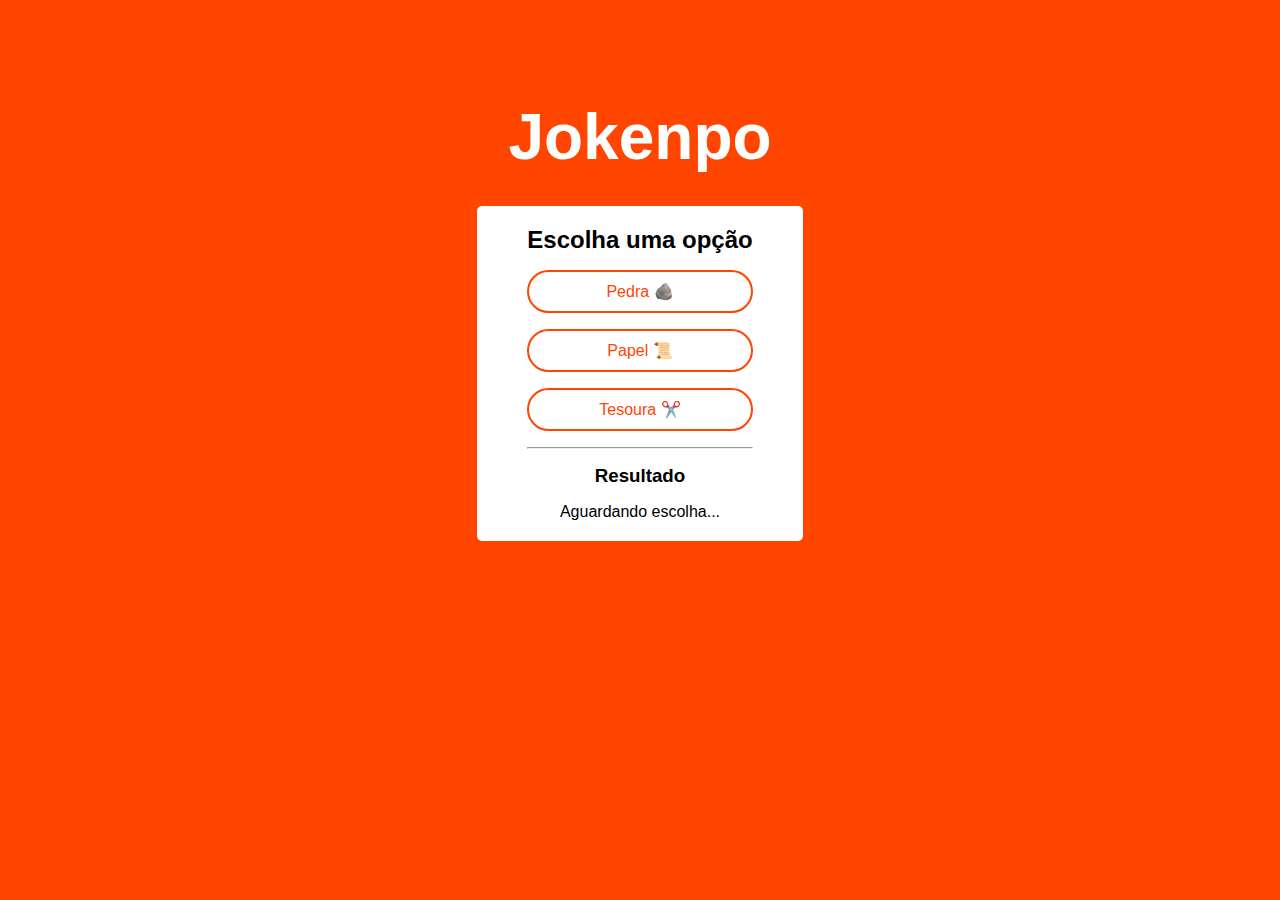
<file: index.html>
<!DOCTYPE html>
<html lang="en">
<head>
    <meta charset="UTF-8">
    <meta http-equiv="X-UA-Compatible" content="IE=edge">
    <meta name="viewport" content="width=device-width, initial-scale=1.0">
    <title>Jokenpo</title>
    <style>
        html, body, * {
            margin: 0;
            padding: 0;
        }
        
        body {
            background-color: orangered;
            font-family: Arial, Helvetica, sans-serif;
            min-height: 100vh;
            display: flex;
        }
        
        .title {
            color: #fff;
            font-size: 4rem;
            text-align: center;
        }

        .main {
            text-align: center;
            width: 90vw;
            margin: 100px auto auto auto;
            display: flex;
            flex-direction: column;
            align-items: stretch;
            align-items: center;
            gap: 2rem;
        }
        
        .escolha, .placar {
            background-color: #fff;
            display: flex;
            flex-direction: column;
            gap: 1rem;
            padding: 20px 50px;
            border-radius: 5px;
        }

        .btn {
            background-color: transparent;
            color: orangered;
            border: 2px solid orangered;
            border-radius: 50px;
            padding: 10px 30px;
            font-size: 1rem;
            cursor: pointer;
            transition: 0.2s;
        }

        .btn-fill {
            background-color: orangered;
            color: #fff;
        }

        .btn:disabled {
            opacity: 0.5;
            cursor: not-allowed;
        }

        .btn:hover:not([disabled]) {
            background-color: orangered;
            color: #fff;
        }

        .d-none {
            display: none;
        }
        
    </style>
</head>
<body>
    <div class="main">
        <h1 class="title">Jokenpo</h1>
        <div class="escolha">
            <h2>Escolha uma opção</h2>
            <button class="btn opcao" type="button" value="1" onclick="jokenpo(this)">Pedra 🪨</button>
            <button class="btn opcao" type="button" value="2" onclick="jokenpo(this)">Papel 📜</button>
            <button class="btn opcao" type="button" value="3" onclick="jokenpo(this)">Tesoura ✂️</button>
            <hr>
            <h3>Resultado</h3>
            <p id="resultado">Aguardando escolha...</p>
            <button id="resetar" class="btn btn-fill d-none" type="button" onclick="resetar()">Recomeçar</button>
        </div>
    </div>
    <script src="aula02/jogo.js"></script>
</body>
</html>
</file>
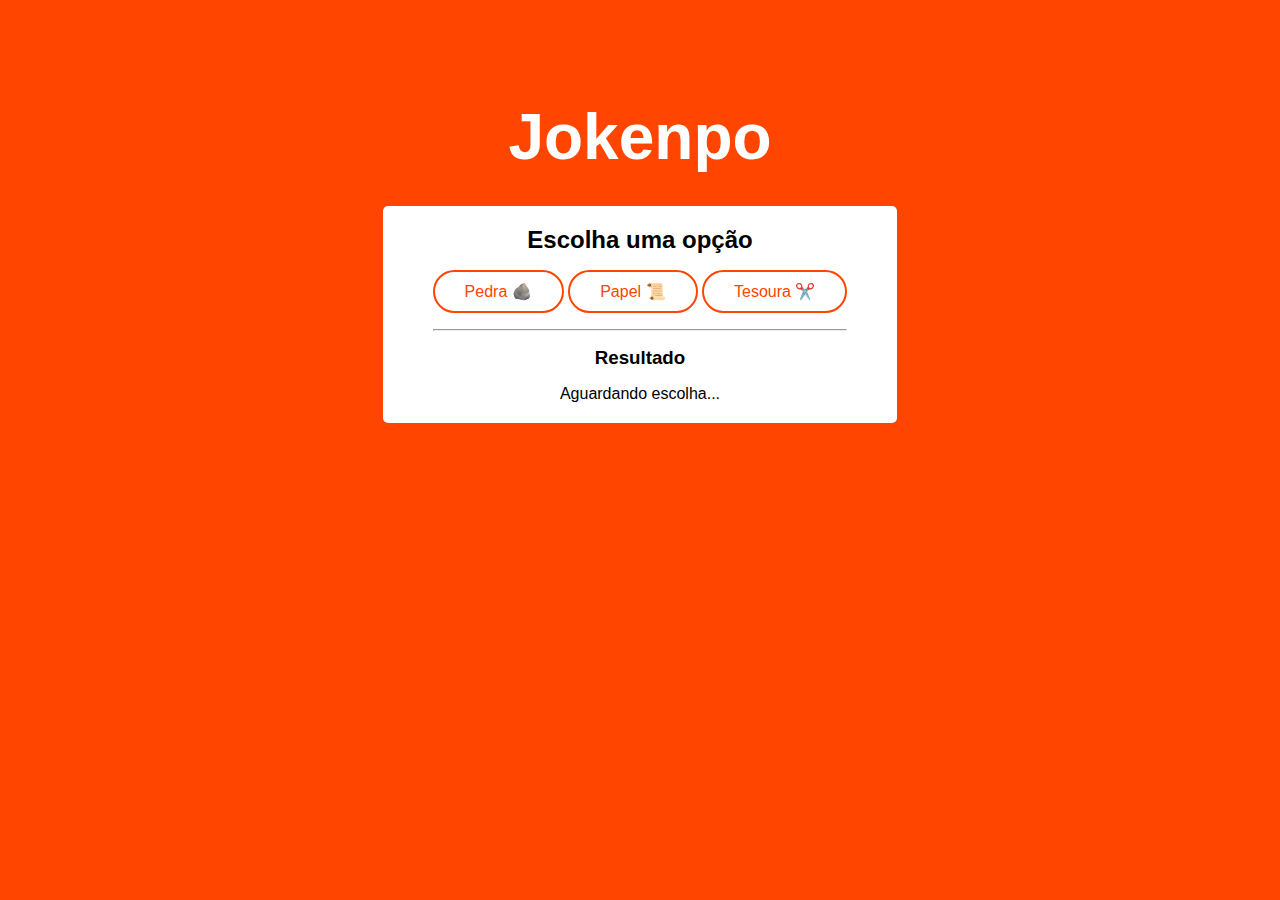
<file: aula02/index.html>
<!DOCTYPE html>
<html lang="en">
<head>
    <meta charset="UTF-8">
    <meta http-equiv="X-UA-Compatible" content="IE=edge">
    <meta name="viewport" content="width=device-width, initial-scale=1.0">
    <title>Jokenpo</title>
    <style>
        html, body, * {
            margin: 0;
            padding: 0;
        }
        
        body {
            background-color: orangered;
            font-family: Arial, Helvetica, sans-serif;
            min-height: 100vh;
            display: flex;
        }
        
        .title {
            color: #fff;
            font-size: 4rem;
            text-align: center;
        }

        .main {
            text-align: center;
            width: 90vw;
            margin: 100px auto auto auto;
            display: flex;
            flex-direction: column;
            align-items: stretch;
            align-items: center;
            gap: 2rem;
        }
        
        .escolha, .placar {
            background-color: #fff;
            display: flex;
            flex-direction: column;
            gap: 1rem;
            padding: 20px 50px;
            border-radius: 5px;
        }

        .btn {
            background-color: transparent;
            color: orangered;
            border: 2px solid orangered;
            border-radius: 50px;
            padding: 10px 30px;
            font-size: 1rem;
            cursor: pointer;
            transition: 0.2s;
        }

        .btn-fill {
            background-color: orangered;
            color: #fff;
        }

        .btn:disabled {
            opacity: 0.5;
            cursor: not-allowed;
        }

        .btn:hover:not([disabled]) {
            background-color: orangered;
            color: #fff;
        }

        .d-none {
            display: none;
        }
        
    </style>
</head>
<body>
    <div class="main">
        <h1 class="title">Jokenpo</h1>
        <div class="escolha">
            <h2>Escolha uma opção</h2>
            <div id="opcoes">
                <button class="btn opcao" type="button" value="1" onclick="jokenpo(this)">Pedra 🪨</button>
                <button class="btn opcao" type="button" value="2" onclick="jokenpo(this)">Papel 📜</button>
                <button class="btn opcao" type="button" value="3" onclick="jokenpo(this)">Tesoura ✂️</button>
            </div>
            <hr>
            <h3>Resultado</h3>
            <p id="resultado">Aguardando escolha...</p>
            <button id="resetar" class="btn btn-fill d-none" type="button" onclick="resetar()">Recomeçar</button>
        </div>
    </div>
    <script src="jogo.js"></script>
</body>
</html>
</file>
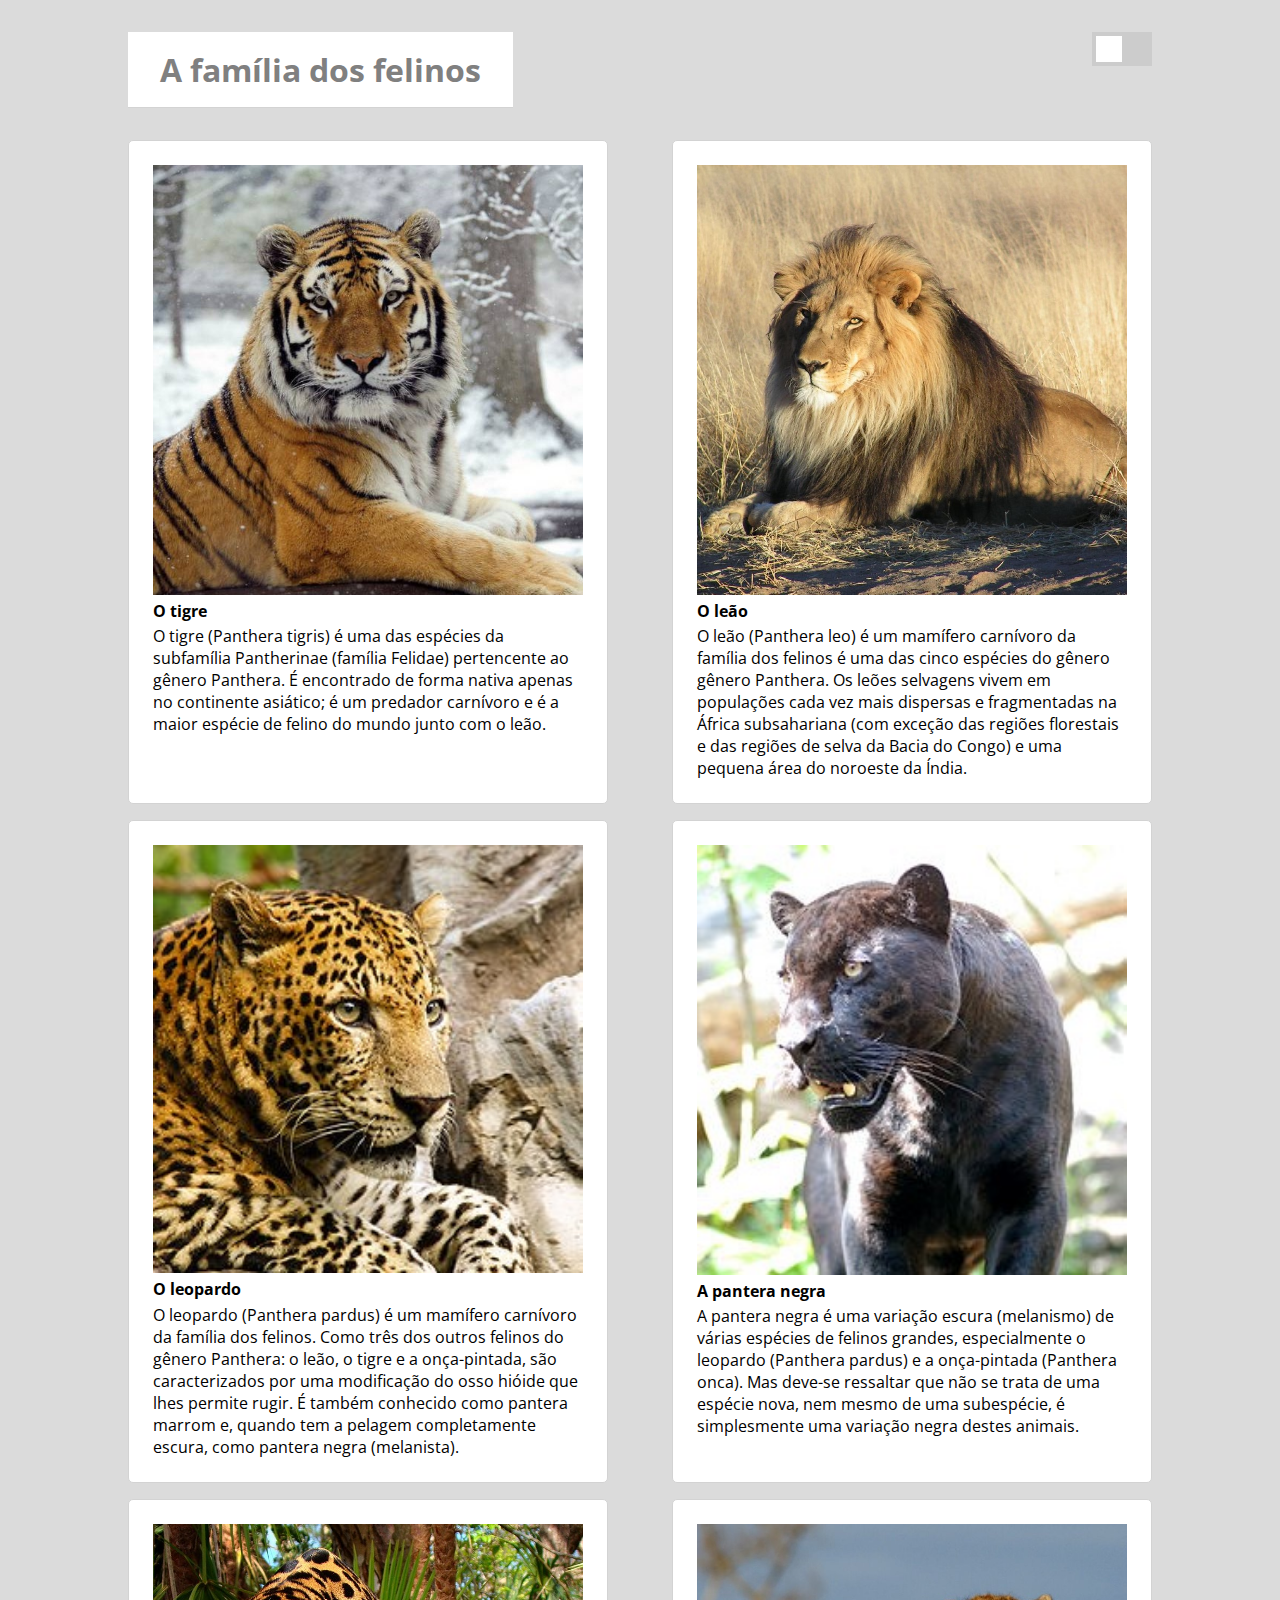
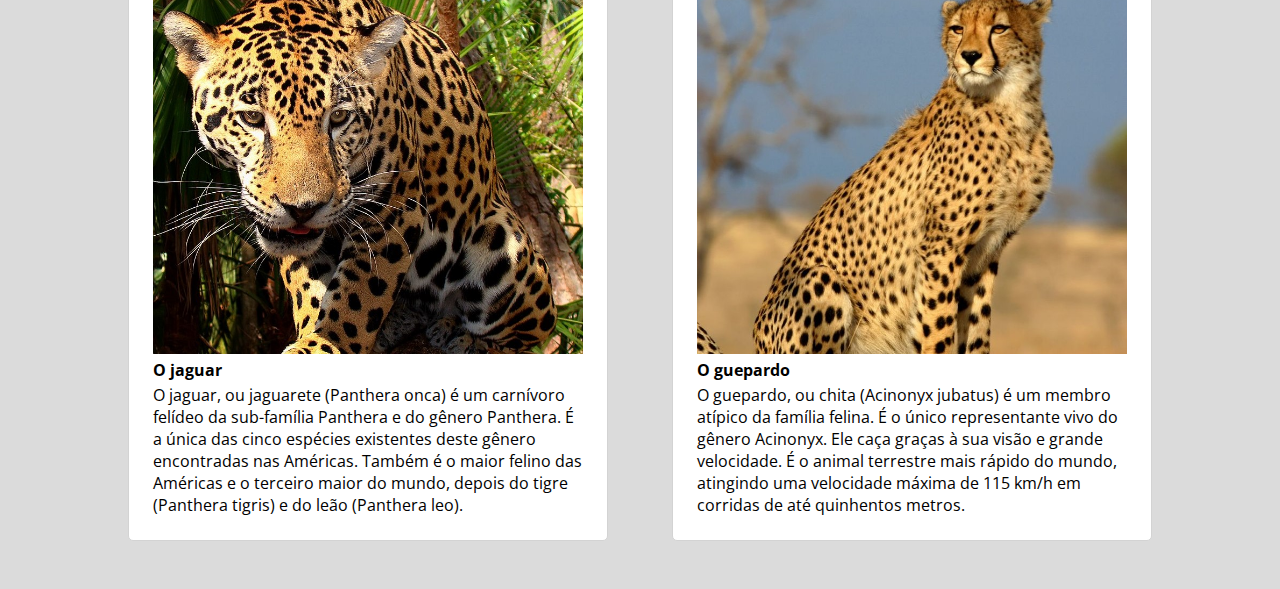
<file: aula05-2/index.html>
<!DOCTYPE html>
<html lang="pt-BR">

<head>
  <meta charset="UTF-8">
  <meta http-equiv="X-UA-Compatible" content="IE=edge">
  <meta name="viewport" content="width=device-width, initial-scale=1.0">
  <link rel="stylesheet" href="styles/styles.css">
  <link rel="stylesheet" href="styles/switch.css">
  <title>Aula 5 - Modificar elementos com JS </title>
</head>

<body class="dark">

  <div class="container">
    <h1>A família dos felinos</h1>

    <!-- Exemplo de switch, retiado do W3Schools 
      -> https://www.w3schools.com/howto/howto_css_switch.asp
    -->
    <label class="switch">
      <!-- OnChnaged -> Fica obervando 'mudanças' no comportamento do input -->
      <input id="toggleSwitch" type="checkbox" onchange="alteraTema()">
      <span class="slider"></span>
    </label>

  </div>

  <div id="lista" class="container">
    <!-- Nosso JavaScript irá gerar a lista de felinos que será inserida aqui -->
  </div>
  <script src="scripts/script_mesa_aula5.js"></script>
</body>

</html>
</file>
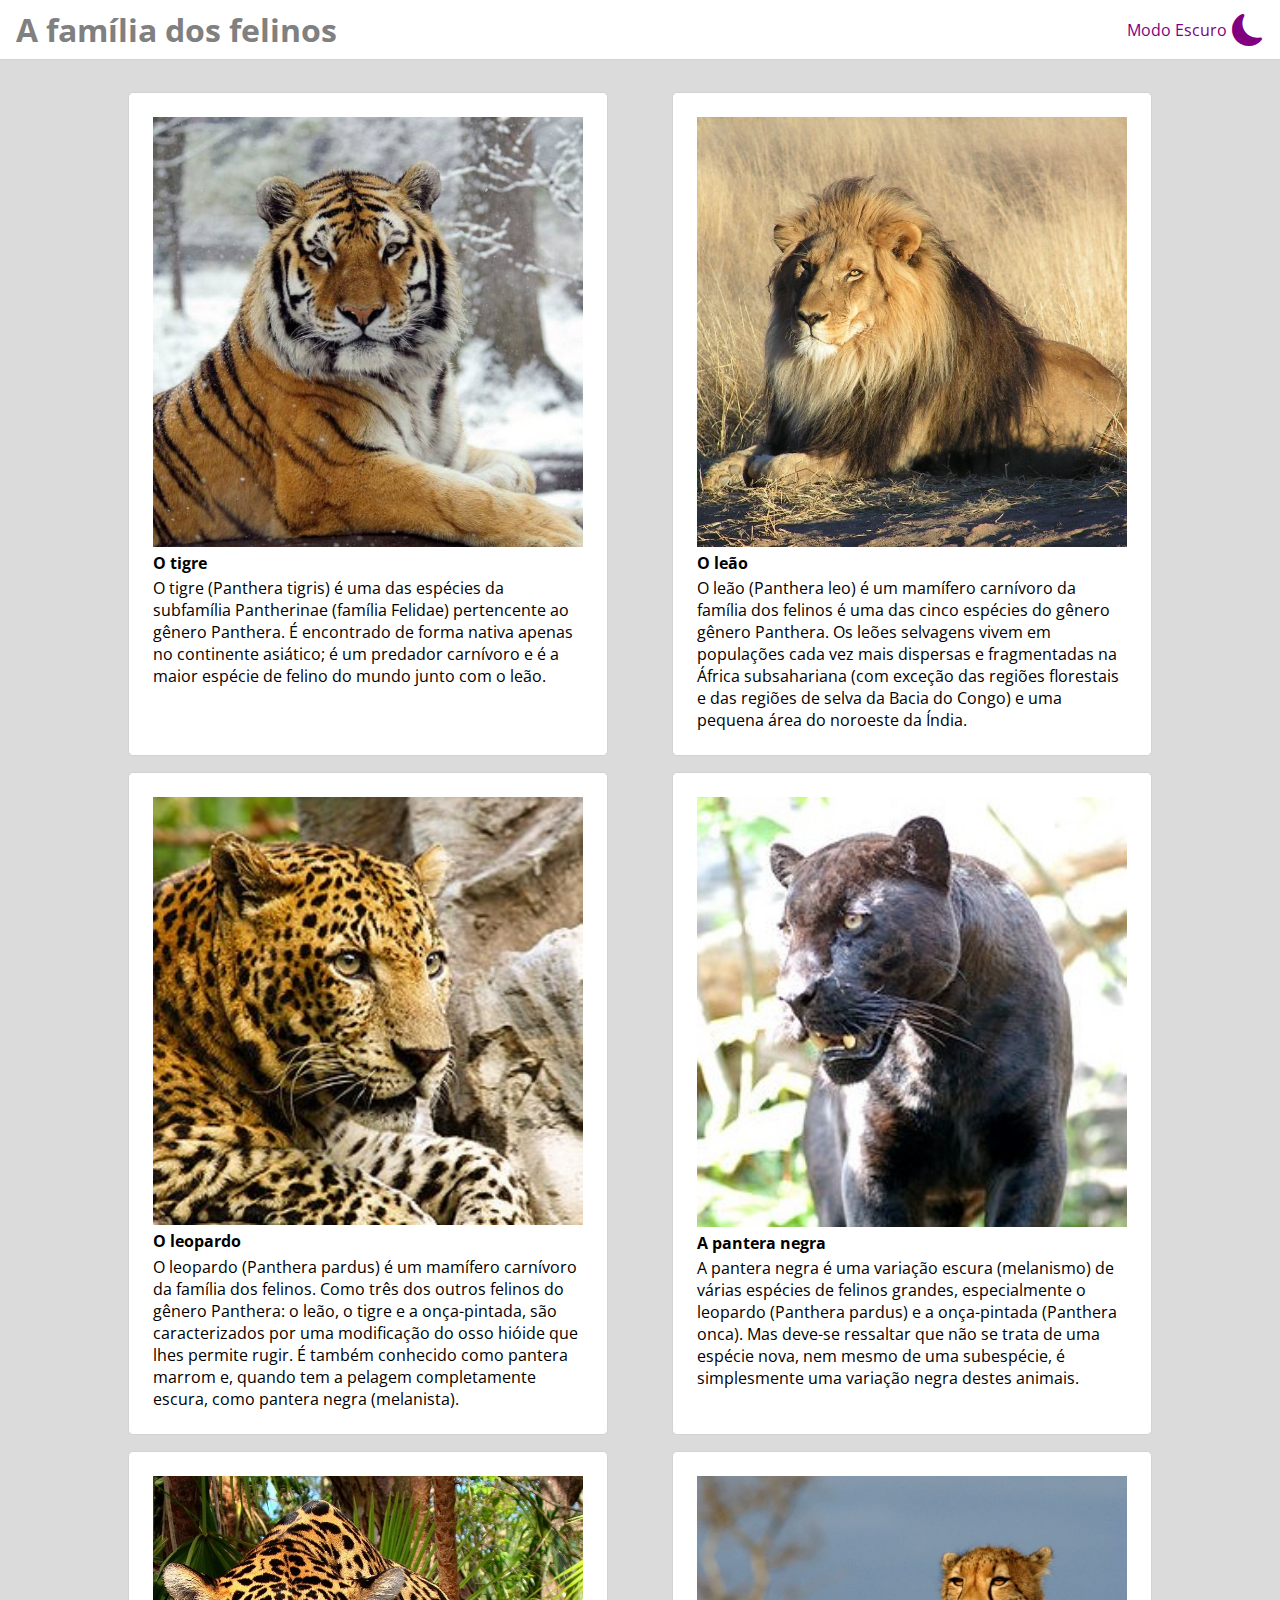
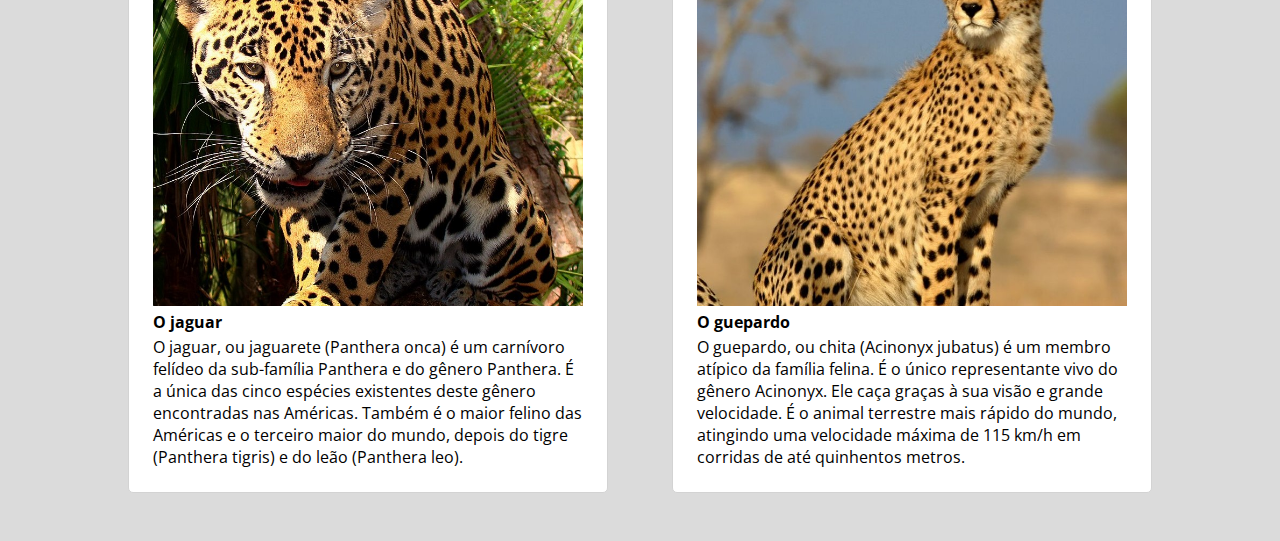
<file: aula05/index.html>
<!DOCTYPE html>
<html lang="pt-BR">

<head>
  <meta charset="UTF-8">
  <meta http-equiv="X-UA-Compatible" content="IE=edge">
  <meta name="viewport" content="width=device-width, initial-scale=1.0">
  <link rel="stylesheet" href="styles.css">
  <link rel="stylesheet" href="https://cdn.jsdelivr.net/npm/bootstrap-icons@1.8.1/font/bootstrap-icons.css">
  <title>Aula 5 - Modificar elementos com JS </title>
</head>

<body>

  <div class="cabecalho">
    <h1>A família dos felinos</h1>
    <div class="toggle" onclick="darkMode()">
      <span>Modo Escuro</span>
      <i class="bi bi-moon-fill""></i>
    </div>
  </div>

  <div class="container">
    <div class="item">
      <img src="./imagens/tiger.jpg">
      <h2>O tigre</h2>
      <p>
        O tigre (Panthera tigris) é uma das espécies da subfamília Pantherinae (família Felidae)
        pertencente ao gênero Panthera. É encontrado de forma nativa apenas no continente asiático; é um predador
        carnívoro e
        é a maior espécie de felino do mundo junto com o leão.
      </p>
    </div>
    <div class="item">
      <img src="./imagens/leon.jpg">
      <h2>O leão</h2>
      <p>
        O leão (Panthera leo) é um mamífero carnívoro da família dos felinos é uma das cinco espécies do gênero
        gênero Panthera. Os leões selvagens vivem em populações cada vez mais dispersas e fragmentadas na África
        subsahariana
        (com exceção das regiões florestais e das regiões de selva da Bacia do Congo) e uma pequena área do noroeste da
        Índia.
      </p>
    </div>
    <div class="item">
      <img src="./imagens/leopardo.jpg">
      <h2>O leopardo</h2>
      <p>
        O leopardo (Panthera pardus) é um mamífero carnívoro da família dos felinos. Como três dos outros
        felinos do gênero Panthera: o leão, o tigre e a onça-pintada, são caracterizados por uma modificação do osso
        hióide que lhes permite rugir.
        É também conhecido como pantera marrom e, quando tem a pelagem completamente escura, como pantera negra
        (melanista).
      </p>
    </div>
    <div class="item">
      <img src="./imagens/pantera-negra.jpg">
      <h2>A pantera negra</h2>
      <p>
        A pantera negra é uma variação escura (melanismo) de várias espécies de felinos grandes, especialmente o
        leopardo (Panthera pardus) e a onça-pintada (Panthera onca).
        Mas deve-se ressaltar que não se trata de uma espécie nova, nem mesmo de uma subespécie, é simplesmente uma
        variação negra destes animais.
      </p>
    </div>
    <div class="item">
      <img src="./imagens/jaguar.jpg">
      <h2>O jaguar</h2>
      <p>
        O jaguar, ou jaguarete (Panthera onca) é um carnívoro felídeo da sub-família Panthera e do
        gênero Panthera. É a única das cinco espécies existentes deste gênero encontradas nas Américas. Também
        é o maior felino das Américas e o terceiro maior do mundo, depois do tigre (Panthera tigris) e do leão (Panthera
        leo).
      </p>
    </div>
    <div class="item">
      <img src="./imagens/chita.jpg">
      <h2>O guepardo</h2>
      <p>
        O guepardo, ou chita (Acinonyx jubatus) é um membro atípico da família felina. É o único
        representante vivo do gênero Acinonyx. Ele caça graças à sua visão e grande velocidade. É o animal terrestre
        mais rápido
        do mundo, atingindo uma velocidade máxima de 115 km/h em corridas de até quinhentos metros.
      </p>
    </div>
  </div>
  <script src="script.js"></script>
</body>

</html>
</file>
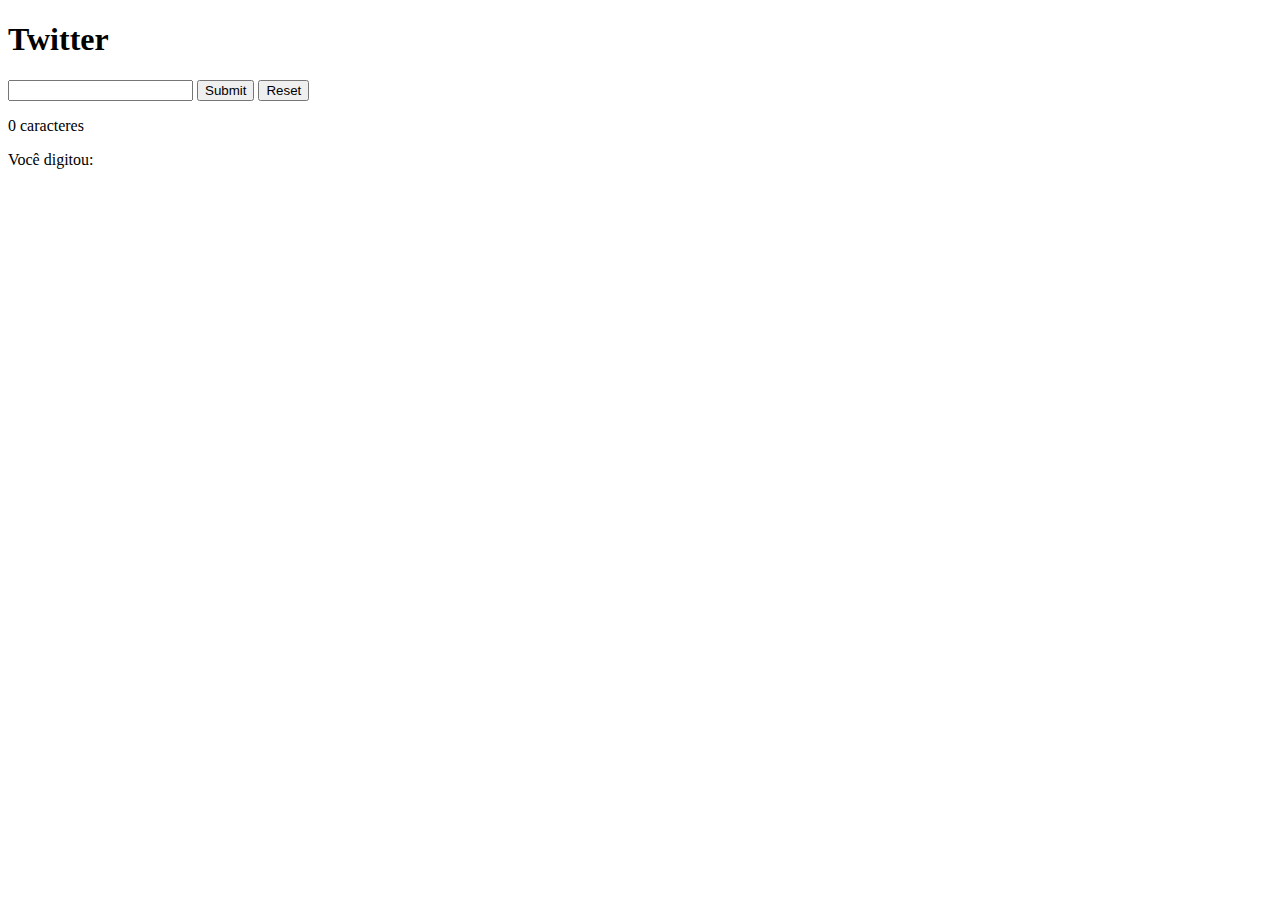
<file: aula08/index.html>
<!DOCTYPE html>
<html lang="en">
<head>
    <meta charset="UTF-8">
    <meta http-equiv="X-UA-Compatible" content="IE=edge">
    <meta name="viewport" content="width=device-width, initial-scale=1.0">
    <title>Formulário</title>
</head>
<body>
    <h1>Twitter</h1>
    <form action="https://google.com/">
        <input type="text">
        <button type="submit">Submit</button>
        <button type="reset">Reset</button>
        <p><span id="contador">0</span> caracteres</p>
    </form>
    <p>Você digitou:
        <span id="conteudo"></span>
    </p>
    <script type="text/javascript" src="./script.js"></script>
</body>
</html>
</file>
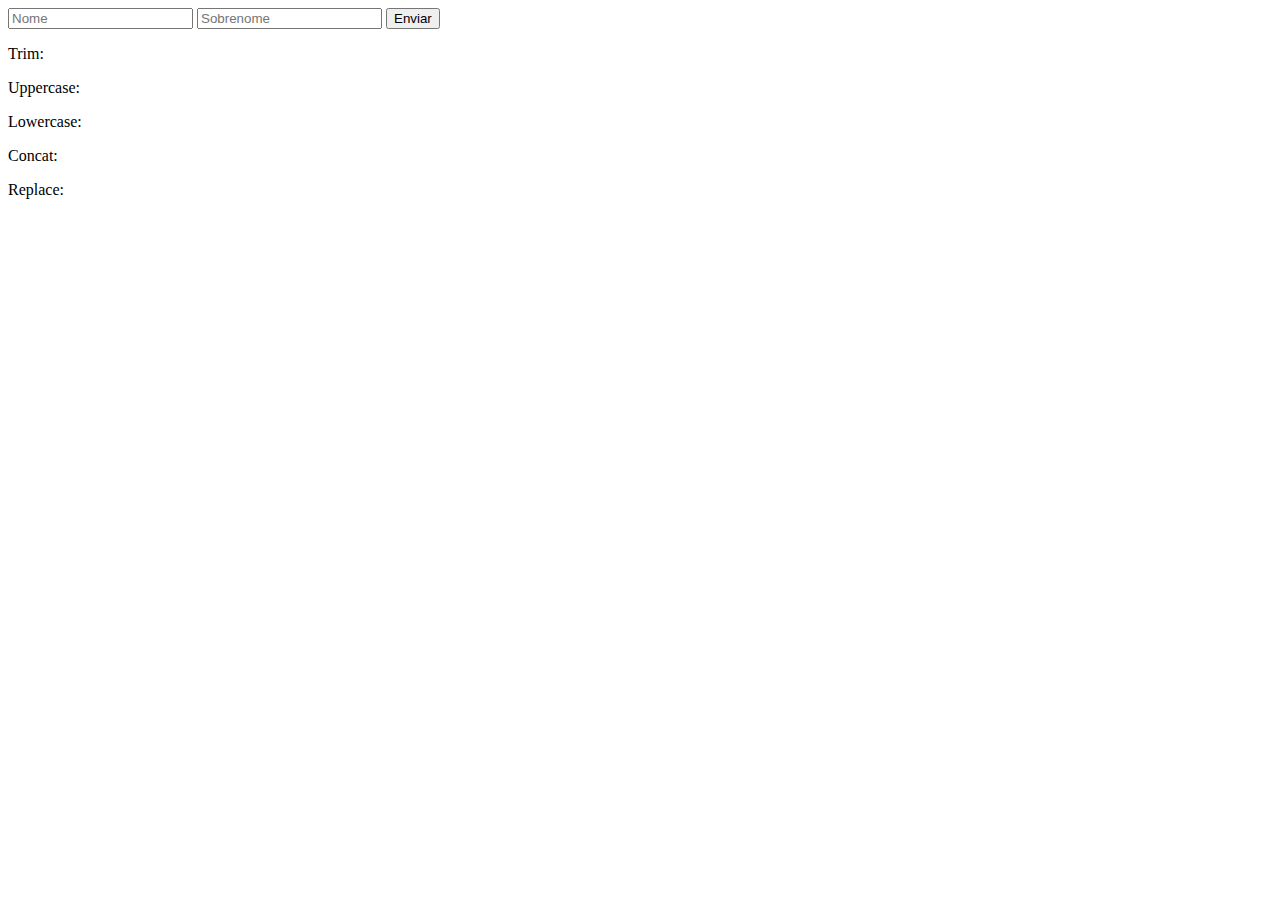
<file: aula11/index.html>
<!DOCTYPE html>
<html lang="en">
<head>
  <meta charset="UTF-8">
  <meta http-equiv="X-UA-Compatible" content="IE=edge">
  <meta name="viewport" content="width=device-width, initial-scale=1.0">
  <title>Aula 11</title>
</head>

<body>
  <form>
    <input type="text" name="nome" id="nome" placeholder="Nome" required>
    <input type="text" name="sobrenome" id="sobrenome" placeholder="Sobrenome">
    <button type="submit">Enviar</button>
  </form>
  
  <p id="trim">
    Trim:
  </p>
  <p id="uppercase">
    Uppercase:
  </p>
  <p id="lowercase">
    Lowercase:
  </p>
  <p id="concat">
    Concat:
  </p>
  <p id="replace">
    Replace:
  </p>

  <script src="./script.js"></script>
</body>

</html>
</file>
<file: aula05-2/styles/styles.css>
@import url('https://fonts.googleapis.com/css2?family=Open+Sans:wght@300;400&display=swap');

* {
  margin: 0;
  padding: 0;
  font-family: 'Open Sans', sans-serif;
}

body {
  background-color: rgb(219, 219, 219);
}

h1 {
  padding: .5em 1em;
  background-color: white;
  border-bottom: 1px solid lightgrey;
  color: grey;
}

.container {
  display: flex;
  flex-wrap: wrap;
  justify-content: space-between;
  width: 80%;
  margin: 2em 10%;
}

.item {
  width: 30em;
  background-color: white;
  box-sizing: border-box;
  padding: 1.5em;
  margin-bottom: 1em;
  border-radius: 5px;
  border: 1px solid lightgray;
}

.item img {
  width: 100%;
}

.item h2 {
  font-size: 1em;
  margin-bottom: .2em;
}


/* ------------------------------ Estilos para o tema escuro (Dark-Mode) ----------------------------------------------- */

/* Os seguintes estilos são os que usaremos para aplicar o modo escuro, 
você terá que modificar os seletores a fim de poder resolver o exercício. */

/* A cor de fundo da página  */
.body-dark{
  background-color: rgb(39, 39, 39);
}

/* Modificações no titulo 'A família dos felinos' */
.h1-dark{ 
  background-color: rgb(19, 19, 19);
  color: rgb(170, 170, 170);
  border-color: black;
}


/* Modificações nos items */
.items-dark{
  background-color: rgb(19, 19, 19);
  border-color: black;
}

/* Modificações nos paragrafos dos itens e nos cabeçalhos dos itens */
.items-text-dark{
  color: rgb(230, 230, 230);
}
</file>
<file: aula05-2/styles/switch.css>
/* The switch - the box around the slider */
 .switch {
    position: relative;
    display: inline-block;
    width: 60px;
    height: 34px;
  }
  
  /* Hide default HTML checkbox */
  .switch input {
    opacity: 0;
    width: 0;
    height: 0;
  }
  
  /* The slider */
  .slider {
    position: absolute;
    cursor: pointer;
    top: 0;
    left: 0;
    right: 0;
    bottom: 0;
    background-color: #ccc;
    -webkit-transition: .4s;
    transition: .4s;
  }
  
  .slider:before {
    position: absolute;
    content: "";
    height: 26px;
    width: 26px;
    left: 4px;
    bottom: 4px;
    background-color: white;
    -webkit-transition: .4s;
    transition: .4s;
  }
  
  input:checked + .slider {
    background-color: rgb(19, 19, 19);
  }
  
  input:focus + .slider {
    box-shadow: 0 0 1px rgb(19, 19, 19);
  }
  
  input:checked + .slider:before {
    -webkit-transform: translateX(26px);
    -ms-transform: translateX(26px);
    transform: translateX(26px);
  }
  
  /* Rounded sliders */
  .slider.round {
    border-radius: 34px;
  }
  
  .slider.round:before {
    border-radius: 50%;
  }
</file>
<file: aula05/styles.css>
@import url('https://fonts.googleapis.com/css2?family=Open+Sans:wght@300;400&display=swap');

* {
  margin: 0;
  padding: 0;
  font-family: 'Open Sans', sans-serif;
}

body {
  background-color: rgb(219, 219, 219);
}

body, .cabecalho, .container, .item {
  transition: .2s;
}

.cabecalho {
  padding: .5em 1em;
  background-color: white;
  border-bottom: 1px solid lightgrey;
  color: grey;
  display: flex;
}

.container {
  display: flex;
  flex-wrap: wrap;
  justify-content: space-between;
  width: 80%;
  margin: 2em 10%;
}

.item {
  width: 30em;
  background-color: white;
  box-sizing: border-box;
  padding: 1.5em;
  margin-bottom: 1em;
  border-radius: 5px;
  border: 1px solid lightgray;
}

.item img {
  width: 100%;
}

.item h2 {
  font-size: 1em;
  margin-bottom: .2em;
}

.toggle {
  color: purple;
  display: flex;
  align-items: center;
  margin-left: auto;
  transition: 1s;
  cursor: pointer;
}

.toggle > span {
  text-align: right;
  margin-right: 5px;
}

.toggle > .bi {
  font-size: 2em;
}

/* ------------------------------ Estilos para o tema escuro (Dark-Mode) ----------------------------------------------- */

/* Os seguintes estilos são os que usaremos para aplicar o modo escuro,
você terá que modificar os seletores a fim de poder resolver o exercício. */ 

/* A cor de fundo */

.dark {
  background-color: rgb(39, 39, 39);
}

/* Modificações no titulo 'A família dos felinos' */

.dark .cabecalho { 
  background-color: rgb(19, 19, 19);
  color: rgb(170, 170, 170);
  border-color: black;
}

/* Modificações nos items */
.dark .item {
  background-color: rgb(19, 19, 19);
  border-color: black;
}

/* Modificações nos textos dos itens e cabeçalhos dos itens */
.dark p, .dark h2{
  color: rgb(230, 230, 230);
}

.dark .toggle {
  color: yellow;
}
</file>
